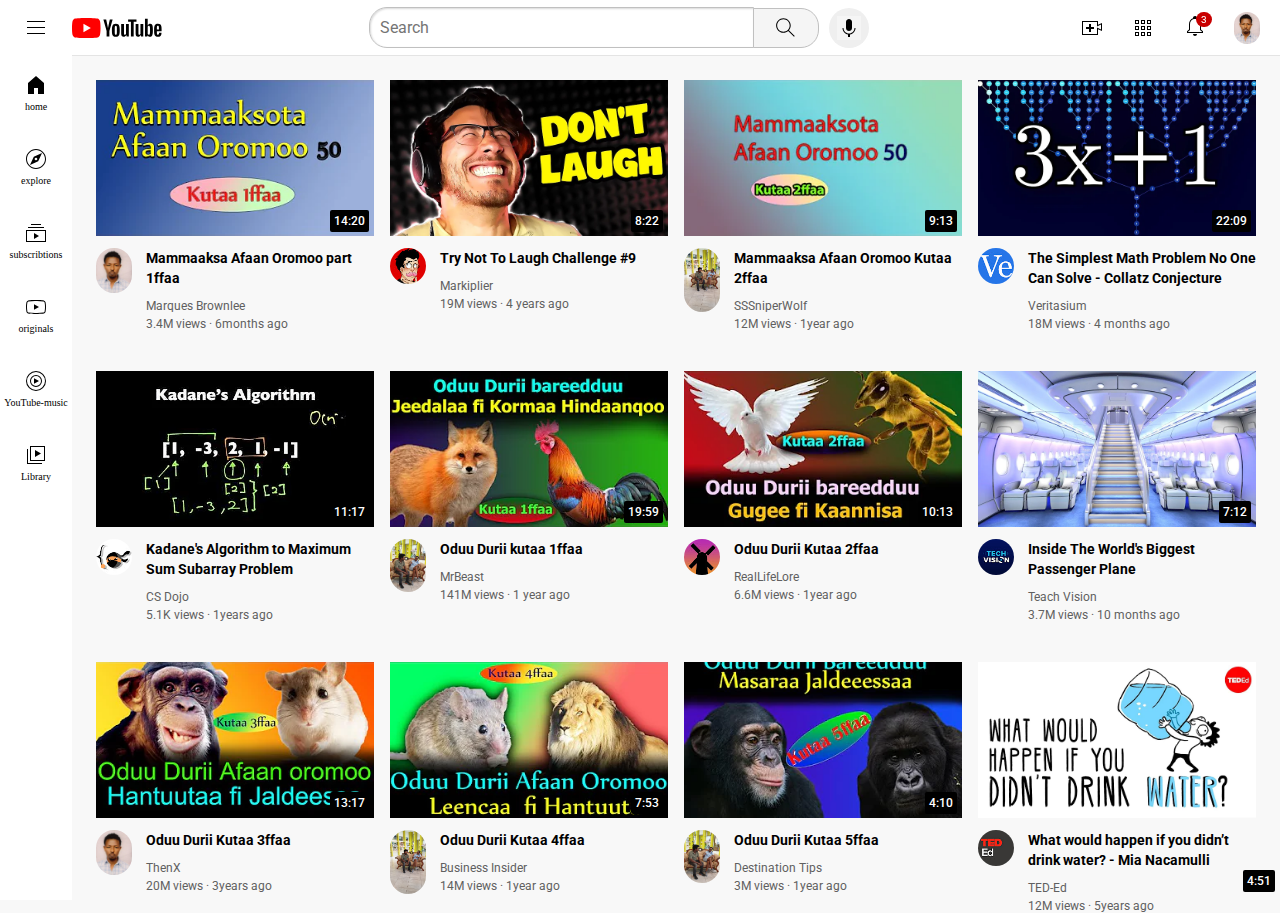
<file: index.html>
<!--this my first HTML and  CSS practice-->
<!DOCTYPE html>
<html>
<head>
<title>
  Firaol-youtube.com 
</title>

<link rel="preconnect" href="https://fonts.googleapis.com">
<link rel="preconnect" href="https://fonts.gstatic.com" crossorigin>
<link href="https://fonts.googleapis.com/css2?family=Roboto:ital,wght@0,400;0,700;1,500&display=swap" rel="stylesheet">

<link rel="stylesheet" href="style/general.css">
<link rel="stylesheet" href="style/header.css">
<link rel="stylesheet" href="style/video.css">
<link rel="stylesheet" href="style/sidebar.css">
</head>
<body>
 <!--this is header section-->
  <header class="header">
    <div class="left-section">
      <img class="hamburger-menu"
      src="icons/hamburger-menu.svg">
      <img class="youtube-logo"
      src="icons/youtube-logo.svg">
    </div>
    <div class="middle-section">
      <input class="search-bar" type="text"
       placeholder="Search">
       <button class="search-button">
        <img class="search-icon"
        src="icons/search.svg" >
        <div class="tooltip">search</div>
       </button>
       <button class="voice-search-button">
        <img class="voice-search-icon"
        src="icons/voice-search-icon.svg" >
        <div class="tooltip">search with your voice</div>
       </button>
      </div>
     <div class="right-section">
      <div class="upload-icon-container">
        <img class="upload-icon"
        src="icons/upload.svg">
        <div class="tooltip">Create</div>
      </div>
      <div class="toutube-app-icon-container">
      <img class="youtube-apps-icon"
      src="icons/youtube-apps.svg">
      <div class="tooltip">Youtube apps</div>
      </div>
      <div class="notifications-container">
      <div class="notifications-icon-container">
        <img class="notifications-icon"
        src="icons/notifications.svg">
        <div class="notifications-count">
          3
        </div>
        <div class="tooltip">notifications</div>
        </div>
      </div>
      <img class="current-user-picture"
      src="channel-pictures/foto-1.png">
    </div>
  </header>
  <!--this is nav or side section-->
  <nav class="sidebar">
    <div class="sidebar-link">
      <img src="icons/home.svg">
      <div>home</div>
    </div>
    <div class="sidebar-link">
      <img src="icons/explore.svg">
      <div>explore</div>
    </div>
    <div class="sidebar-link">
      <img src="icons/subscriptions.svg">
      <div>subscribtions</div>
    </div>
    <div class="sidebar-link">
      <img src="icons/originals.svg">
      <div>originals</div>
    </div>
    <div class="sidebar-link">
      <img src="icons/youtube-music.svg">
      <div>YouTube-music</div>
    </div>
    <div class="sidebar-link">
      <img src="icons/library.svg">
      <div>Library</div>
    </div>
  </nav>
<!--this is the main section-->
<main>
<section class="video-grid">
  <!--figure 1-->
  <div class="video-preview">
    <div class="thumbnail-row">
      <img class="thumbnail" src="
      thumbnails/mamaksa-1.webp">
      <div class="video-time">
        14:20
      </div>
      </div>
       <div class="video-info-grid">
       <div class="channel-picture">
        <img class="profile-picture" src="channel-pictures/foto-1.png">
      </div>
      <div class="video-info">
        <a href="https://www.youtube.com/watch?v=iHWI-hTpvhc" target="_blank" class="video-title-link">
        <p class="video-title">
          Mammaaksa Afaan Oromoo part 1ffaa
         </p>
        </a>
         <p class="video-author">
          Marques Brownlee
         </p>
         <p class="video-stats">
          3.4M views &#183;  6months ago
         </p>
      </div>
    </div>
  </div>
<!--figure 2-->
  <div class="video-preview">
    <div class="thumbnail-row">
      <img class="thumbnail" src="thumbnails/thumbnail-2.webp">
      <div class="video-time">
        8:22
      </div>
    </div>
    <div class="video-info-grid">
      <div class="channel-picture">
        <img class="profile-picture" src=
        "channel-pictures/channel-2.jpeg">
      </div>
      <div class="video-info">
       <a href="https://www.youtube.com/watch?v=mP0RAo9SKZk" target="_blank" class="video-title-link">
        <p class="video-title">
          Try Not To Laugh Challenge #9
         </p>
        </a>
         <p class="video-author">
          Markiplier
         </p>
         <p class="video-stats">
          19M views &#183;  4 years ago
         </p>
      </div>
    </div>
  </div>
  <!--figure 3-->
  <div class="video-preview">
    <div class="thumbnail-row">
      <img class="thumbnail" src="
      thumbnails/mamaksa-3.webp">
      <div class="video-time">
        9:13
      </div>
    </div>
    <div class="video-info-grid">
      <div class="channel-picture">
        <img class="profile-picture" src="
        channel-pictures/foto-3.jpg">
      </div>
      <div class="video-info">
        <a href="https://www.youtube.com/watch?v=8Ybi-Y5mj6Y" target="_blank" class="video-title-link">
        <p class="video-title">
          Mammaaksa Afaan Oromoo Kutaa 2ffaa
         </p>
        </a>
         <p class="video-author">
          SSSniperWolf
         </p>
         <p class="video-stats">
          12M views &#183;  1year ago
         </p>
      </div>
    </div>
  </div>
<!--figure 4-->
  <div class="video-preview">
    <div class="thumbnail-row">
      <img class="thumbnail" src="
      thumbnails/thumbnail-4.webp">
      <div class="video-time">
        22:09
      </div>
    </div>
    <div class="video-info-grid">
      <div class="channel-picture">
        <img class="profile-picture" src="
        channel-pictures/channel-4.jpeg">
      </div>
      <div class="video-info">
        <a href="https://www.youtube.com/watch?v=094y1Z2wpJg" target="_blank" class="video-title-link">
        <p class="video-title">
          The Simplest Math Problem No 
         One Can 
         Solve - Collatz Conjecture
         </p>
        </a>
         <p class="video-author">
          Veritasium
         </p>
         <p class="video-stats">
          18M views &#183;  4 months ago
         </p>
      </div>
    </div>
  </div>
<!--figure 5-->
  <div class="video-preview">
    <div class="thumbnail-row">
      <img class="thumbnail" src="
      thumbnails/thumbnail-5.webp">
      <div class="video-time">
        11:17
      </div>
    </div>
    <div class="video-info-grid">
      <div class="channel-picture">
        <img class="profile-picture" src="
        channel-pictures/channel-5.jpeg">
      </div>
      <div class="video-info">
        <a href="https://www.youtube.com/watch?v=86CQq3pKSUw" target="_blank" class="video-title-link">
        <p class="video-title">
         Kadane's Algorithm to Maximum 
         Sum Subarray Problem
         </p>
        </a>
         <p class="video-author">
          CS Dojo
         </p>
         <p class="video-stats">
          5.1K views &#183;  1years ago
         </p>
      </div>
    </div>
  </div>
<!--figure 6-->
  <div class="video-preview">
    <div class="thumbnail-row">
      <img class="thumbnail" src="
      thumbnails/oduduri-6.webp">
      <div class="video-time">
        19:59
      </div>
    </div>
    <div class="video-info-grid">
      <div class="channel-picture">
        <img class="profile-picture" src="
        channel-pictures/foto-6.jpg">
      </div>
      <div class="video-info">
        <a href="https://www.youtube.com/watch?v=45-bj_NCcPQ" target="_blank" class="video-title-link">
        <p class="video-title">
         Oduu Durii kutaa 1ffaa
         </p>
        </a>
         <p class="video-author">
          MrBeast
         </p>
         <p class="video-stats">
          141M views &#183;  1 year ago
         </p>
      </div>
    </div>
  </div>
<!--figure 7-->
  <div class="video-preview">
    <div class="thumbnail-row">
      <img class="thumbnail" src="
      thumbnails/oduduri-7.webp">
      <div class="video-time">
        10:13
      </div>
    </div>
    <div class="video-info-grid">
      <div class="channel-picture">
        <img class="profile-picture" src="
        channel-pictures/channel-7.jpeg">
      </div>
      <div class="video-info">
        <a href="https://www.youtube.com/watch?v=VbrIqzdFSr0" target="_blank" class="video-title-link">
        <p class="video-title">  
          Oduu Durii Kutaa 2ffaa
         </p>
        </a>
         <p class="video-author">
          RealLifeLore
         </p>
         <p class="video-stats">
          6.6M views &#183;  1year ago
         </p>
      </div>
    </div>
  </div>
<!--figure 8-->
  <div class="video-preview">
    <div class="thumbnail-row">
      <img class="thumbnail" src="
      thumbnails/thumbnail-8.webp">
      <div class="video-time">
        7:12
      </div>
    </div>
    <div class="video-info-grid">
      <div class="channel-picture">
        <img class="profile-picture" src="
        channel-pictures/channel-8.jpeg">
      </div>
      <div class="video-info">
        <a href="https://www.youtube.com/watch?v=lFm4EM1juls" target="_blank" class="video-title-link">
        <p class="video-title">       
          Inside The World's Biggest
          Passenger Plane
         </p>
        </a>
         <p class="video-author">
          Teach Vision
         </p>
         <p class="video-stats">
          3.7M views &#183;  10 months ago
         </p>
      </div>
    </div>
  </div>
<!--figure 9-->
  <div class="video-preview">
    <div class="thumbnail-row">
      <img class="thumbnail" src="
      thumbnails/oduduri-9.webp">
      <div class="video-time">
        13:17
      </div>
    </div>
    <div class="video-info-grid">
      <div class="channel-picture">
        <img class="profile-picture" src="
        channel-pictures/foto-1.png">
      </div>
      <div class="video-info">
        <a href="https://www.youtube.com/watch?v=pSQX39RldUw" target="_blank" class="video-title-link">
        <p class="video-title">
          Oduu Durii Kutaa 3ffaa
         </p>
        </a>
         <p class="video-author">
          ThenX
         </p>
         <p class="video-stats">
          20M views &#183;  3years ago
         </p>
      </div>
    </div>
  </div>
<!--figure 10-->
  <div class="video-preview">
    <div class="thumbnail-row">
      <img class="thumbnail" src="
      thumbnails/oduduri-10.webp">
      <div class="video-time">
        7:53
      </div>
    </div>
    <div class="video-info-grid">
      <div class="channel-picture">
        <img class="profile-picture" src="
        channel-pictures/foto-3.jpg">
      </div>
      <div class="video-info">
        <a href="https://www.youtube.com/watch?v=Ti-EmgaLjT4" target="_blank" class="video-title-link">
        <p class="video-title">
          Oduu Durii Kutaa 4ffaa
         </p>
        </a>
         <p class="video-author">
          Business Insider
         </p>
         <p class="video-stats">
          14M views &#183;  1year ago
         </p>
      </div>
    </div>
  </div>
<!--figure 11-->
  <div class="video-preview">
    <div class="thumbnail-row">
      <img class="thumbnail" src="
      thumbnails/oduduri-11.webp">
      <div class="video-time">
        4:10
      </div>
    </div>
    <div class="video-info-grid">
      <div class="channel-picture">
        <img class="profile-picture" src="
        channel-pictures/foto-6.jpg">
      </div>
      <div class="video-info">
        <a href="https://www.youtube.com/watch?v=N1kIlZN2ed8" target="_blank" class="video-title-link">
        <p class="video-title">
          Oduu Durii Kutaa 5ffaa
         </p>
        </a>
         <p class="video-author">
          Destination Tips
         </p>
         <p class="video-stats">
          3M views &#183;  1year ago
         </p>
      </div>
    </div>
  </div>
<!--figure 12-->
  <div class="video-preview">
    <div class="thumbnail-row">
      <img class="thumbnail" src="
      thumbnails/thumbnail-12.webp">
    </div>
    <div class="video-info-grid">
      <div class="channel-picture">
        <img class="profile-picture" src="
        channel-pictures/channel-12.jpeg">
        <div class="video-time">
          4:51
        </div>
      </div>
      <div class="video-info">
        <a href="https://www.youtube.com/watch?v=9iMGFqMmUFs" target="_blank" class="video-title-link"></a>
        <p class="video-title">
          What would happen if you didn’t 
          drink water? - Mia Nacamulli
         </p>
         <p class="video-author">
          TED-Ed
         </p>
         <p class="video-stats">
          12M views &#183;  5years ago
         </p>
      </div>
    </div>
  </div>
</section>
</main>
</body>
</html>
</file>
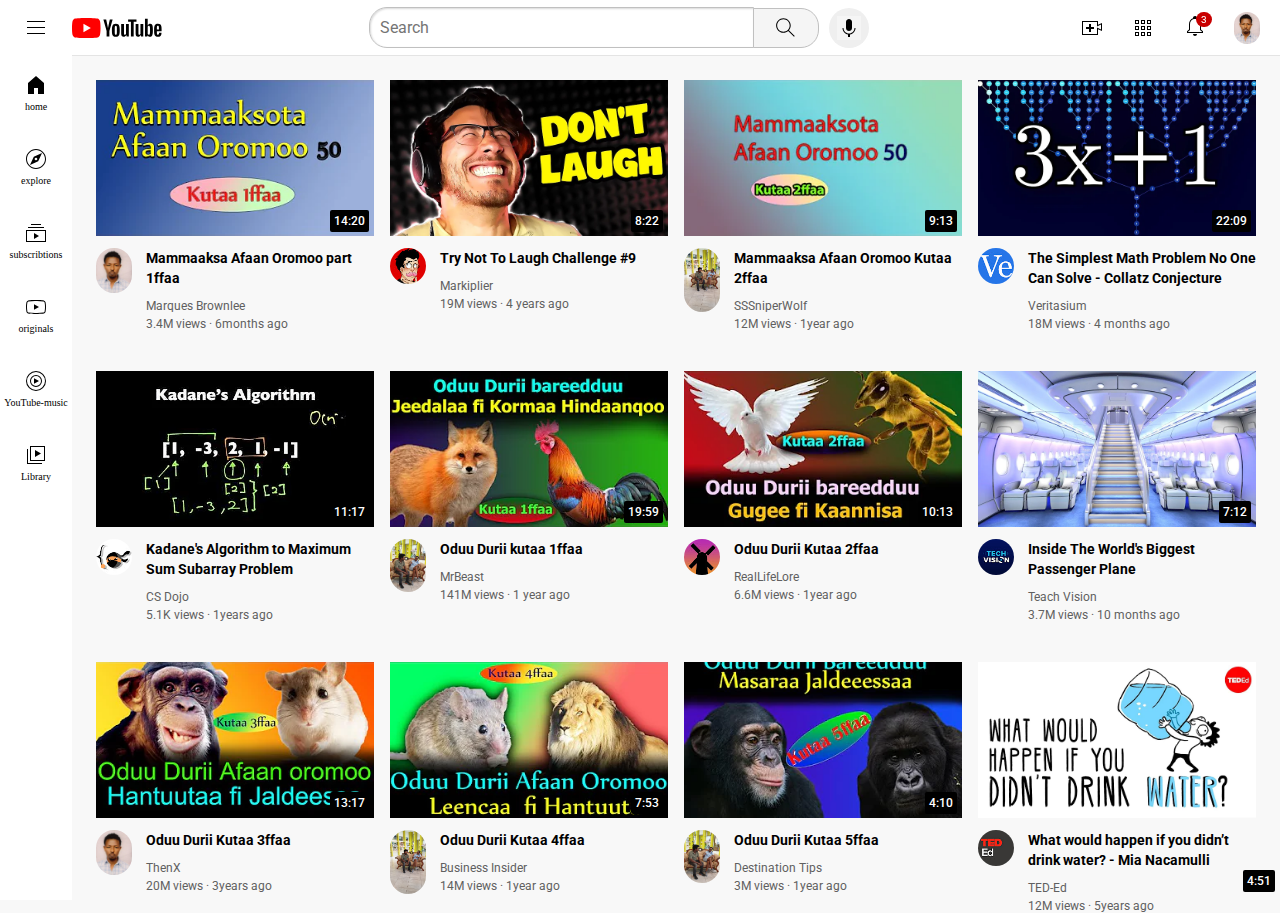
<file: youtube.html>
<!--this my first HTML and  CSS practice-->
<!DOCTYPE html>
<html>
<head>
<title>
  Firaol-youtube.com 
</title>

<link rel="preconnect" href="https://fonts.googleapis.com">
<link rel="preconnect" href="https://fonts.gstatic.com" crossorigin>
<link href="https://fonts.googleapis.com/css2?family=Roboto:ital,wght@0,400;0,700;1,500&display=swap" rel="stylesheet">

<link rel="stylesheet" href="style/general.css">
<link rel="stylesheet" href="style/header.css">
<link rel="stylesheet" href="style/video.css">
<link rel="stylesheet" href="style/sidebar.css">
</head>
<body>
 <!--this is header section-->
  <header class="header">
    <div class="left-section">
      <img class="hamburger-menu"
      src="icons/hamburger-menu.svg">
      <img class="youtube-logo"
      src="icons/youtube-logo.svg">
    </div>
    <div class="middle-section">
      <input class="search-bar" type="text"
       placeholder="Search">
       <button class="search-button">
        <img class="search-icon"
        src="icons/search.svg" >
        <div class="tooltip">search</div>
       </button>
       <button class="voice-search-button">
        <img class="voice-search-icon"
        src="icons/voice-search-icon.svg" >
        <div class="tooltip">search with your voice</div>
       </button>
      </div>
     <div class="right-section">
      <div class="upload-icon-container">
        <img class="upload-icon"
        src="icons/upload.svg">
        <div class="tooltip">Create</div>
      </div>
      <div class="toutube-app-icon-container">
      <img class="youtube-apps-icon"
      src="icons/youtube-apps.svg">
      <div class="tooltip">Youtube apps</div>
      </div>
      <div class="notifications-container">
      <div class="notifications-icon-container">
        <img class="notifications-icon"
        src="icons/notifications.svg">
        <div class="notifications-count">
          3
        </div>
        <div class="tooltip">notifications</div>
        </div>
      </div>
      <img class="current-user-picture"
      src="channel-pictures/foto-1.png">
    </div>
  </header>
  <!--this is nav or side section-->
  <nav class="sidebar">
    <div class="sidebar-link">
      <img src="icons/home.svg">
      <div>home</div>
    </div>
    <div class="sidebar-link">
      <img src="icons/explore.svg">
      <div>explore</div>
    </div>
    <div class="sidebar-link">
      <img src="icons/subscriptions.svg">
      <div>subscribtions</div>
    </div>
    <div class="sidebar-link">
      <img src="icons/originals.svg">
      <div>originals</div>
    </div>
    <div class="sidebar-link">
      <img src="icons/youtube-music.svg">
      <div>YouTube-music</div>
    </div>
    <div class="sidebar-link">
      <img src="icons/library.svg">
      <div>Library</div>
    </div>
  </nav>
<!--this is the main section-->
<main>
<section class="video-grid">
  <!--figure 1-->
  <div class="video-preview">
    <div class="thumbnail-row">
      <img class="thumbnail" src="
      thumbnails/mamaksa-1.webp">
      <div class="video-time">
        14:20
      </div>
      </div>
       <div class="video-info-grid">
       <div class="channel-picture">
        <img class="profile-picture" src="channel-pictures/foto-1.png">
      </div>
      <div class="video-info">
        <a href="https://www.youtube.com/watch?v=iHWI-hTpvhc" target="_blank" class="video-title-link">
        <p class="video-title">
          Mammaaksa Afaan Oromoo part 1ffaa
         </p>
        </a>
         <p class="video-author">
          Marques Brownlee
         </p>
         <p class="video-stats">
          3.4M views &#183;  6months ago
         </p>
      </div>
    </div>
  </div>
<!--figure 2-->
  <div class="video-preview">
    <div class="thumbnail-row">
      <img class="thumbnail" src="thumbnails/thumbnail-2.webp">
      <div class="video-time">
        8:22
      </div>
    </div>
    <div class="video-info-grid">
      <div class="channel-picture">
        <img class="profile-picture" src=
        "channel-pictures/channel-2.jpeg">
      </div>
      <div class="video-info">
       <a href="https://www.youtube.com/watch?v=mP0RAo9SKZk" target="_blank" class="video-title-link">
        <p class="video-title">
          Try Not To Laugh Challenge #9
         </p>
        </a>
         <p class="video-author">
          Markiplier
         </p>
         <p class="video-stats">
          19M views &#183;  4 years ago
         </p>
      </div>
    </div>
  </div>
  <!--figure 3-->
  <div class="video-preview">
    <div class="thumbnail-row">
      <img class="thumbnail" src="
      thumbnails/mamaksa-3.webp">
      <div class="video-time">
        9:13
      </div>
    </div>
    <div class="video-info-grid">
      <div class="channel-picture">
        <img class="profile-picture" src="
        channel-pictures/foto-3.jpg">
      </div>
      <div class="video-info">
        <a href="https://www.youtube.com/watch?v=8Ybi-Y5mj6Y" target="_blank" class="video-title-link">
        <p class="video-title">
          Mammaaksa Afaan Oromoo Kutaa 2ffaa
         </p>
        </a>
         <p class="video-author">
          SSSniperWolf
         </p>
         <p class="video-stats">
          12M views &#183;  1year ago
         </p>
      </div>
    </div>
  </div>
<!--figure 4-->
  <div class="video-preview">
    <div class="thumbnail-row">
      <img class="thumbnail" src="
      thumbnails/thumbnail-4.webp">
      <div class="video-time">
        22:09
      </div>
    </div>
    <div class="video-info-grid">
      <div class="channel-picture">
        <img class="profile-picture" src="
        channel-pictures/channel-4.jpeg">
      </div>
      <div class="video-info">
        <a href="https://www.youtube.com/watch?v=094y1Z2wpJg" target="_blank" class="video-title-link">
        <p class="video-title">
          The Simplest Math Problem No 
         One Can 
         Solve - Collatz Conjecture
         </p>
        </a>
         <p class="video-author">
          Veritasium
         </p>
         <p class="video-stats">
          18M views &#183;  4 months ago
         </p>
      </div>
    </div>
  </div>
<!--figure 5-->
  <div class="video-preview">
    <div class="thumbnail-row">
      <img class="thumbnail" src="
      thumbnails/thumbnail-5.webp">
      <div class="video-time">
        11:17
      </div>
    </div>
    <div class="video-info-grid">
      <div class="channel-picture">
        <img class="profile-picture" src="
        channel-pictures/channel-5.jpeg">
      </div>
      <div class="video-info">
        <a href="https://www.youtube.com/watch?v=86CQq3pKSUw" target="_blank" class="video-title-link">
        <p class="video-title">
         Kadane's Algorithm to Maximum 
         Sum Subarray Problem
         </p>
        </a>
         <p class="video-author">
          CS Dojo
         </p>
         <p class="video-stats">
          5.1K views &#183;  1years ago
         </p>
      </div>
    </div>
  </div>
<!--figure 6-->
  <div class="video-preview">
    <div class="thumbnail-row">
      <img class="thumbnail" src="
      thumbnails/oduduri-6.webp">
      <div class="video-time">
        19:59
      </div>
    </div>
    <div class="video-info-grid">
      <div class="channel-picture">
        <img class="profile-picture" src="
        channel-pictures/foto-6.jpg">
      </div>
      <div class="video-info">
        <a href="https://www.youtube.com/watch?v=45-bj_NCcPQ" target="_blank" class="video-title-link">
        <p class="video-title">
         Oduu Durii kutaa 1ffaa
         </p>
        </a>
         <p class="video-author">
          MrBeast
         </p>
         <p class="video-stats">
          141M views &#183;  1 year ago
         </p>
      </div>
    </div>
  </div>
<!--figure 7-->
  <div class="video-preview">
    <div class="thumbnail-row">
      <img class="thumbnail" src="
      thumbnails/oduduri-7.webp">
      <div class="video-time">
        10:13
      </div>
    </div>
    <div class="video-info-grid">
      <div class="channel-picture">
        <img class="profile-picture" src="
        channel-pictures/channel-7.jpeg">
      </div>
      <div class="video-info">
        <a href="https://www.youtube.com/watch?v=VbrIqzdFSr0" target="_blank" class="video-title-link">
        <p class="video-title">  
          Oduu Durii Kutaa 2ffaa
         </p>
        </a>
         <p class="video-author">
          RealLifeLore
         </p>
         <p class="video-stats">
          6.6M views &#183;  1year ago
         </p>
      </div>
    </div>
  </div>
<!--figure 8-->
  <div class="video-preview">
    <div class="thumbnail-row">
      <img class="thumbnail" src="
      thumbnails/thumbnail-8.webp">
      <div class="video-time">
        7:12
      </div>
    </div>
    <div class="video-info-grid">
      <div class="channel-picture">
        <img class="profile-picture" src="
        channel-pictures/channel-8.jpeg">
      </div>
      <div class="video-info">
        <a href="https://www.youtube.com/watch?v=lFm4EM1juls" target="_blank" class="video-title-link">
        <p class="video-title">       
          Inside The World's Biggest
          Passenger Plane
         </p>
        </a>
         <p class="video-author">
          Teach Vision
         </p>
         <p class="video-stats">
          3.7M views &#183;  10 months ago
         </p>
      </div>
    </div>
  </div>
<!--figure 9-->
  <div class="video-preview">
    <div class="thumbnail-row">
      <img class="thumbnail" src="
      thumbnails/oduduri-9.webp">
      <div class="video-time">
        13:17
      </div>
    </div>
    <div class="video-info-grid">
      <div class="channel-picture">
        <img class="profile-picture" src="
        channel-pictures/foto-1.png">
      </div>
      <div class="video-info">
        <a href="https://www.youtube.com/watch?v=pSQX39RldUw" target="_blank" class="video-title-link">
        <p class="video-title">
          Oduu Durii Kutaa 3ffaa
         </p>
        </a>
         <p class="video-author">
          ThenX
         </p>
         <p class="video-stats">
          20M views &#183;  3years ago
         </p>
      </div>
    </div>
  </div>
<!--figure 10-->
  <div class="video-preview">
    <div class="thumbnail-row">
      <img class="thumbnail" src="
      thumbnails/oduduri-10.webp">
      <div class="video-time">
        7:53
      </div>
    </div>
    <div class="video-info-grid">
      <div class="channel-picture">
        <img class="profile-picture" src="
        channel-pictures/foto-3.jpg">
      </div>
      <div class="video-info">
        <a href="https://www.youtube.com/watch?v=Ti-EmgaLjT4" target="_blank" class="video-title-link">
        <p class="video-title">
          Oduu Durii Kutaa 4ffaa
         </p>
        </a>
         <p class="video-author">
          Business Insider
         </p>
         <p class="video-stats">
          14M views &#183;  1year ago
         </p>
      </div>
    </div>
  </div>
<!--figure 11-->
  <div class="video-preview">
    <div class="thumbnail-row">
      <img class="thumbnail" src="
      thumbnails/oduduri-11.webp">
      <div class="video-time">
        4:10
      </div>
    </div>
    <div class="video-info-grid">
      <div class="channel-picture">
        <img class="profile-picture" src="
        channel-pictures/foto-6.jpg">
      </div>
      <div class="video-info">
        <a href="https://www.youtube.com/watch?v=N1kIlZN2ed8" target="_blank" class="video-title-link">
        <p class="video-title">
          Oduu Durii Kutaa 5ffaa
         </p>
        </a>
         <p class="video-author">
          Destination Tips
         </p>
         <p class="video-stats">
          3M views &#183;  1year ago
         </p>
      </div>
    </div>
  </div>
<!--figure 12-->
  <div class="video-preview">
    <div class="thumbnail-row">
      <img class="thumbnail" src="
      thumbnails/thumbnail-12.webp">
    </div>
    <div class="video-info-grid">
      <div class="channel-picture">
        <img class="profile-picture" src="
        channel-pictures/channel-12.jpeg">
        <div class="video-time">
          4:51
        </div>
      </div>
      <div class="video-info">
        <a href="https://www.youtube.com/watch?v=9iMGFqMmUFs" target="_blank" class="video-title-link"></a>
        <p class="video-title">
          What would happen if you didn’t 
          drink water? - Mia Nacamulli
         </p>
         <p class="video-author">
          TED-Ed
         </p>
         <p class="video-stats">
          12M views &#183;  5years ago
         </p>
      </div>
    </div>
  </div>
</section>
</main>
</body>
</html>
</file>
<file: style/general.css>
P{
  font-family: Roboto, Arial;
  margin-top: 0;
  margin-bottom: 0;
}

body{
  margin: 0;
  padding-top: 80px;
  padding-left: 96px;
  padding-right: 24px;
  background-color: rgb(248,248,248);
}
</file>
<file: style/header.css>
/* this is the CSS comment*/
 .header{
  height: 55px;
  display: flex;
  flex-direction: row;
  justify-content: space-between;
  position: fixed;
  top: 0;
  left: 0;
  right: 0;
  z-index: 100;
  background-color: white;
  border-bottom-width: 1px;
  border-bottom-style: solid;
  border-bottom-color:rgb(228,228,228);
 }
 .left-section{
  display: flex;
  align-items: center;
 }
 .middle-section{
  flex: 1;
  margin-left: 30px;
  margin-right: 35px;
  max-width: 500px;
  display: flex;
  align-items: center;
 }
 .search-bar{
  flex: 1;
  height: 37px;
  padding-left: 10px;
  font-size: 16px;
  border: 1px solid rgb(192,192,192);;
  box-shadow: inset 1px 1px 2px rgba(0,0,0,0.15);
  width: 0;
  border-top-left-radius: 18px;
  border-bottom-left-radius: 18px;
 }
 .search-bar::placeholder{
font-family: Roboto, Arial;
font-size: 16px;
 }
.search-button{
  height: 40px;
  width: 66px;
  background-color: rgb(245,245,245);
  border-width: 1px;
  border-style: solid;
  border-color: rgb(192,192,192);
  margin-left: -1px;
  margin-right: 10px;
  border-top-right-radius: 18px;
  border-bottom-right-radius: 18px;
}
  .search-button,
  .voice-search-button,
  .upload-icon-container,
  .toutube-app-icon-container,
  .notifications-container{
    display: flex;
    justify-content: center;
    align-items: center;
    position: relative;
}
.search-button .tooltip,
.voice-search-button .tooltip,
.upload-icon-container .tooltip,
.toutube-app-icon-container .tooltip,
.notifications-container .tooltip{
  font-family: Roboto, Arial;
  position: absolute;
  background-color: gray;
  color: white;
  padding-top: 4px;
  padding-bottom: 4px;
  padding-left: 8px;
  padding-right: 8px;
  border-radius: 2px;
  font-size: 12px;
  bottom: -30px;
  opacity: 0;
  transition: opacity 0.15s;
  pointer-events: none;
  white-space: nowrap;
}
.search-button:hover .tooltip,
.voice-search-button:hover .tooltip,
.upload-icon-container:hover .tooltip,
.toutube-app-icon-container:hover .tooltip,
.notifications-container:hover .tooltip{
  opacity: 1;
}
.search-icon{
  height: 25px;
}
.voice-search-button{
  height: 40px;
  width: 40px;
  border-radius: 20px;
  border: none;
}
.voice-search-icon{
height: 24px;
background-color: rgb(245,245,245);
}
 .right-section{
  width: 180px;
  margin-right: 20px;
  display: flex;
  align-items: center;
  justify-content: space-between;
  flex-shrink: 0;
 }
 .hamburger-menu{
height: 24px;
margin-left: 24px;
margin-right: 24px;
 }
 .youtube-logo{
height: 20px;
 }
 .upload-icon{
  height: 24px;
 }
 .youtube-apps-icon{
  height: 24px;
 }
 .notifications-icon{
  height: 24px;
 }
 .notifications-icon-container{
  position: relative;
 }
 .notifications-count{
  position: absolute;
  top: -2px;
  right: -5px;
  background-color: rgb(200,0,0);
  color: white;
  font-family: Roboto, Arial;
  font-size: 10px;
  padding-left: 5px;
  padding-right: 5px;
  padding-top: 2px;
  padding-bottom: 2px;
  border-radius: 10px;
 }
 .current-user-picture{
  height: 32px;
  border-radius: 16px;
 }
</file>
<file: style/video.css>
.thumbnail{
  width: 100%;
 }
.video-title{
 margin-top: 0;
 font-size: 14px;
 font-weight: 700;
 line-height: 20px;
 margin-bottom: 11px;
}
  .video-info-grid{
  display: grid;
  grid-template-columns: 50px 1fr;
}
.profile-picture{
  width: 36px;
  border-radius: 50px;
}
.thumbnail-row{
  margin-bottom: 8px;
  position: relative;
}
.video-author,
.video-stats{
  font-size: 12px;
  color: rgb(96,96,96);
}
.video-author{
  margin-bottom: 4px;
}
.video-grid{
display: grid;
grid-template-columns: 
1fr 1fr 1fr;
column-gap: 16px;
row-gap: 40px;
/* this is for text under line all over the grid*/
/*text-decoration: underline;*/
}
  
@media(max-width: 750px){
  .video-grid{
    grid-template-columns: 1fr 1fr;
  }
}
 @media(min-width: 751px)and    (max-width: 999px){
    .video-grid{
      grid-template-columns: 1fr 1fr 1fr;
    }
}
@media(min-width: 1000px){
  .video-grid{
    grid-template-columns: 1fr 1fr 1fr 1fr;
  }
}
.video-time{
  font-family: Roboto, Arial;
  font-size: 12px;
  font-weight: 500;
  padding: 4px;
  border-radius: 2px;
  background-color: black;
  color: white;
  position: absolute;
  bottom: 8px;
  right: 5px;
}
.video-title-link {
  text-decoration: none;
  color: black;
}
</file>
<file: style/sidebar.css>
.sidebar{
  position: fixed;
  left: 0;
  bottom: 0;
  top: 55px;
  background-color: white;
  width: 72px;
  z-index: 200;
  padding-bottom: 5px;
}
.sidebar-link{
  height: 74px;
  display: flex;
  justify-content: center;
  align-items: center;
  flex-direction: column;
  cursor: pointer;
}
.sidebar-link:hover{
  background-color: rgb(235,235,235);
}
.sidebar img{
height: 24px;
margin-bottom: 4px;

}
.sidebar-link div{
font-size: Roboto, Arial;
font-size: 10px;
}
</file>
